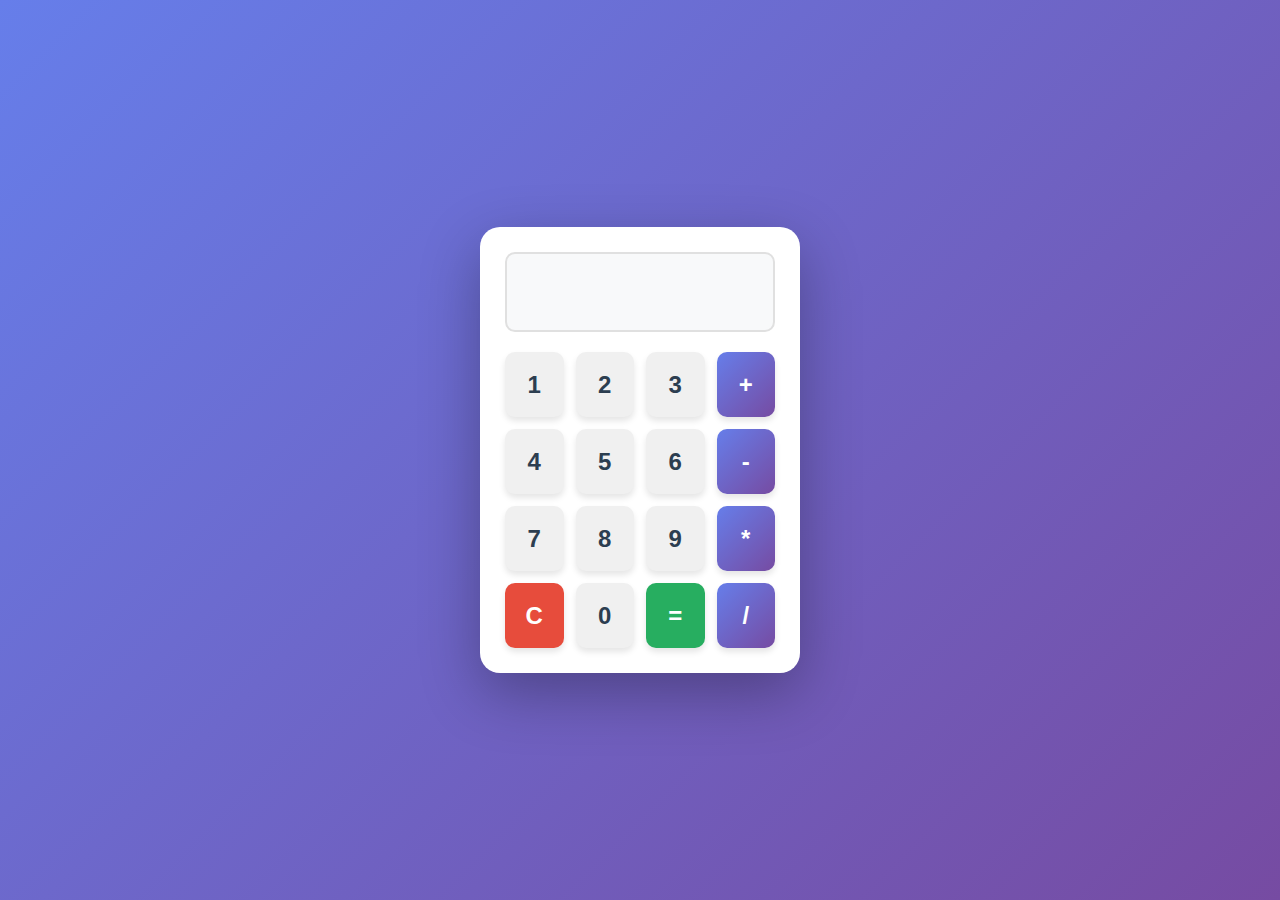
<file: calculator/index.html>
<!DOCTYPE html>
<html lang="en">
<head>
    <meta charset="UTF-8">
    <meta name="viewport" content="width=device-width, initial-scale=1.0">
    <title>calculator</title>
    <link rel="stylesheet" href="style.css">
</head>
<body>

    <div id = "calculator">
        <input id = "display" readonly   >
        <div id = "keys">
            <button onclick="showOne(1)"> 1 </button>
            <button onclick="showOne(2)"> 2 </button>
            <button onclick="showOne(3)"> 3 </button>
            <button onclick="showOne('+')"> + </button>
            <button onclick="showOne(4)"> 4 </button>
            <button onclick="showOne(5)"> 5 </button>
            <button onclick="showOne(6)"> 6 </button>
            <button onclick="showOne('-')"> - </button>
            <button onclick="showOne(7)"> 7 </button>
            <button onclick="showOne(8)"> 8 </button>
            <button onclick="showOne(9)"> 9 </button>
            <button onclick="showOne('*')"> * </button>
            <button onclick="clearDisplay()"> C </button>
            <button onclick="showOne(0)"> 0 </button>
            <button onclick="calculate()"> = </button>
            <button onclick="showOne('/')"> / </button>
        </div>
    </div>
    <script src="script.js"></script>
</body>
</html>
</file>
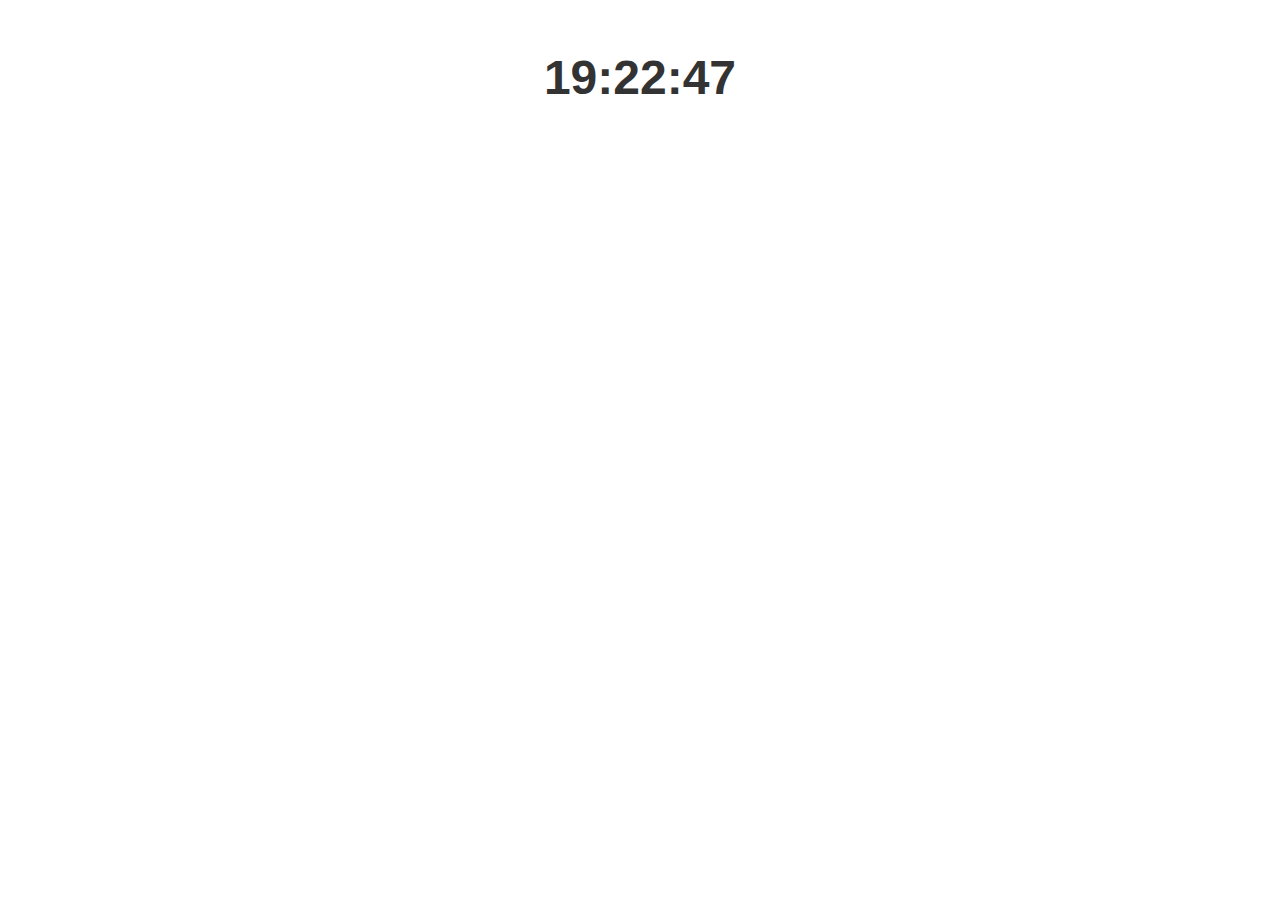
<file: Clock/index.html>
<!DOCTYPE html>
<html lang="en">
<head>
    <meta charset="UTF-8">
    <meta name="viewport" content="width=device-width, initial-scale=1.0">
    <title>Clock</title>
    <link rel="stylesheet" href="style.css">
</head>
<body>

    <h1 id="clock">00:00:00</h1>
    <script src="script.js"></script>
    
</body>
</html>
</file>
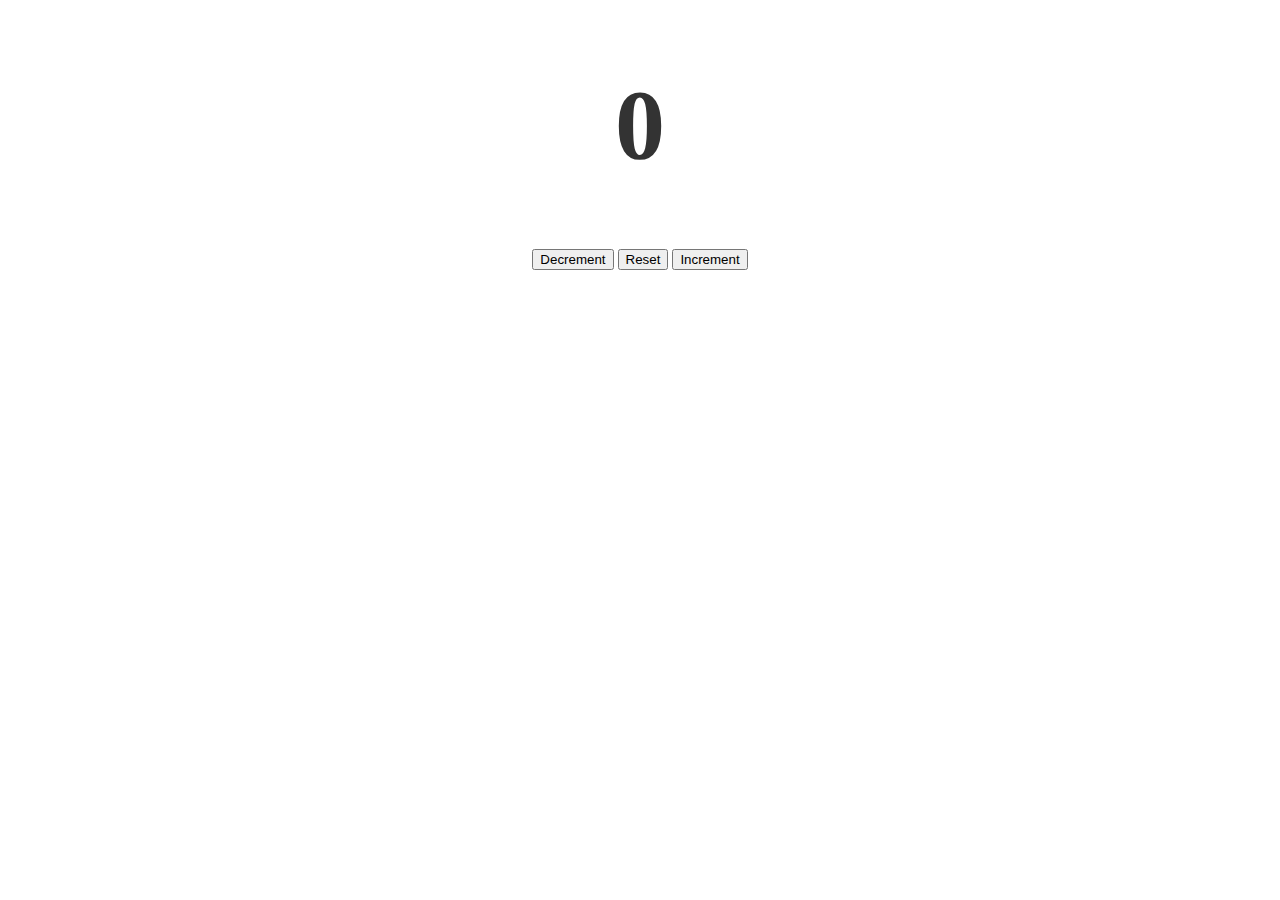
<file: counter_program/index.html>
<!DOCTYPE html>
<html lang="en">
<head>
    <meta charset="UTF-8">
    <meta name="viewport" content="width=device-width, initial-scale=1.0">
    <title>Counter Program</title>
    <link rel="stylesheet" href="style.css">
</head>
<body>
    <h1 id="counter"> 0 </h1>
    
    <button id="decrement">Decrement</button>
    <button id="reset">Reset</button>    
    <button id="increment">Increment</button>

    
    <script src="index.js"></script>
</body>
</html>
</file>
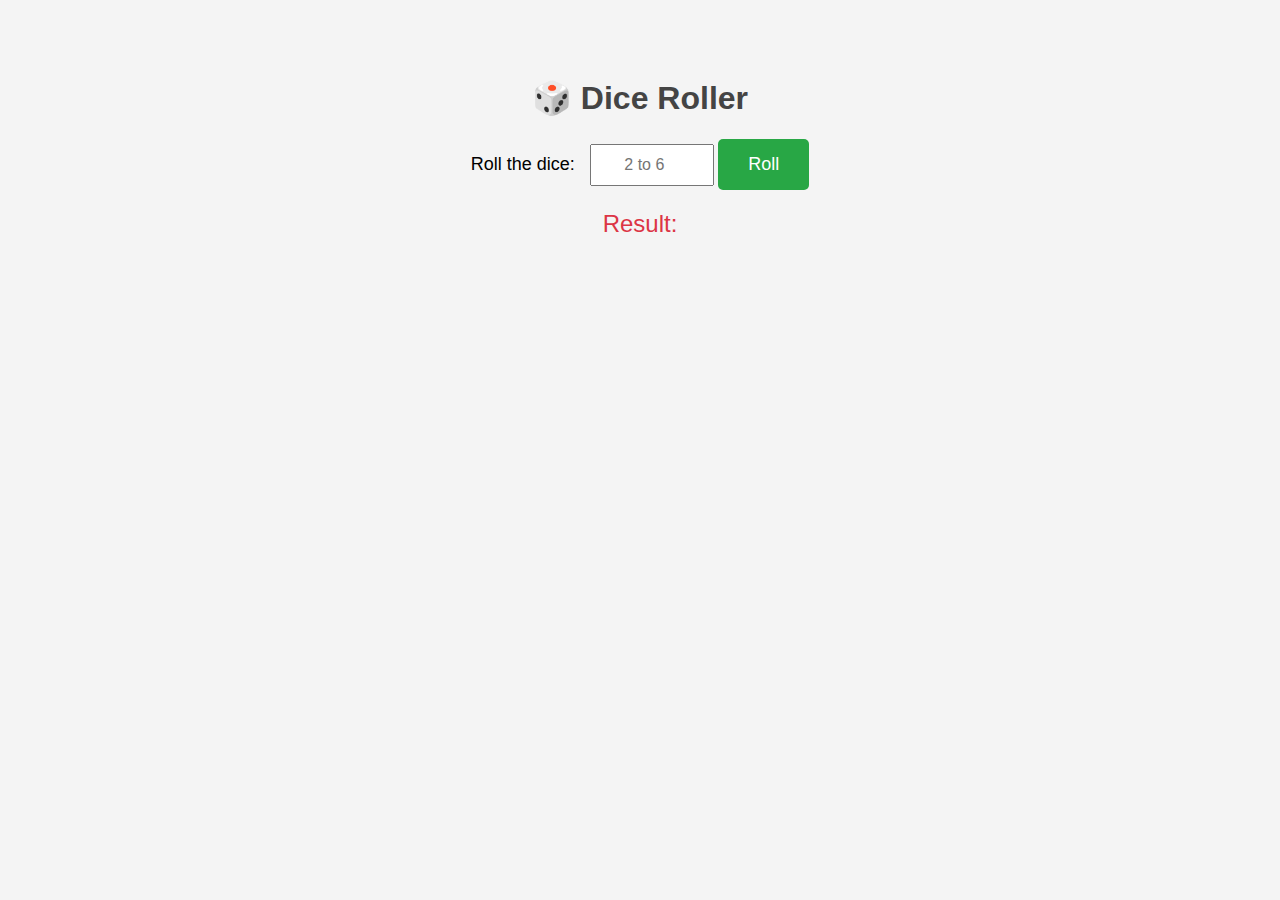
<file: dice_roller/index.html>
<!DOCTYPE html>
<html lang="en">
<head>
    <meta charset="UTF-8">
    <meta name="viewport" content="width=device-width, initial-scale=1.0">
    <title>Dice Roller</title>
    <link rel="stylesheet" href="style.css">
</head>
<body>
    <h1>🎲 Dice Roller</h1>
    <label for="numberOfDice"> Roll the dice: </label>
    <input type="number" id="numberOfDice" placeholder="2 to 6">
    <button id="rollBtn">Roll</button>
    <p id="result">Result: </p>
    <script src="script.js"></script>
</body>
</html>
</file>
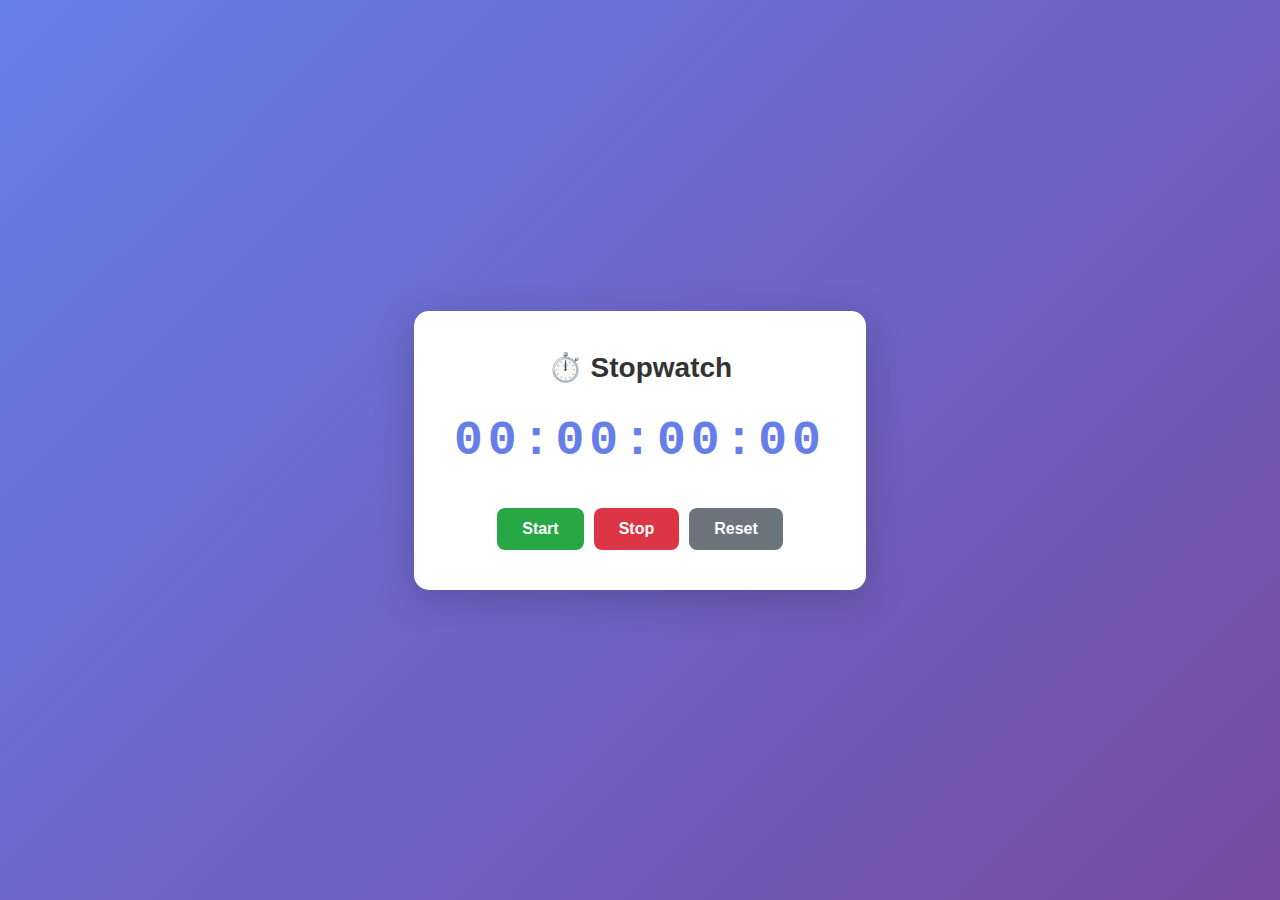
<file: stopwatch/index.html>
<!DOCTYPE html>
<html lang="en">
<head>
    <meta charset="UTF-8">
    <meta name="viewport" content="width=device-width, initial-scale=1.0">
    <title>Stopwatch</title>
    <link rel="stylesheet" href="style.css">
</head>
<body>
    <div class="container">
        <h1>⏱️ Stopwatch</h1>
        <div class="display" id="display">00:00:00:00</div>
        <div class="buttons">
            <button id="startBtn" class="btn start">Start</button>
            <button id="stopBtn" class="btn stop">Stop</button>
            <button id="resetBtn" class="btn reset">Reset</button>
        </div>
    </div>
    <script src="script.js"></script>
</body>
</html>
</file>
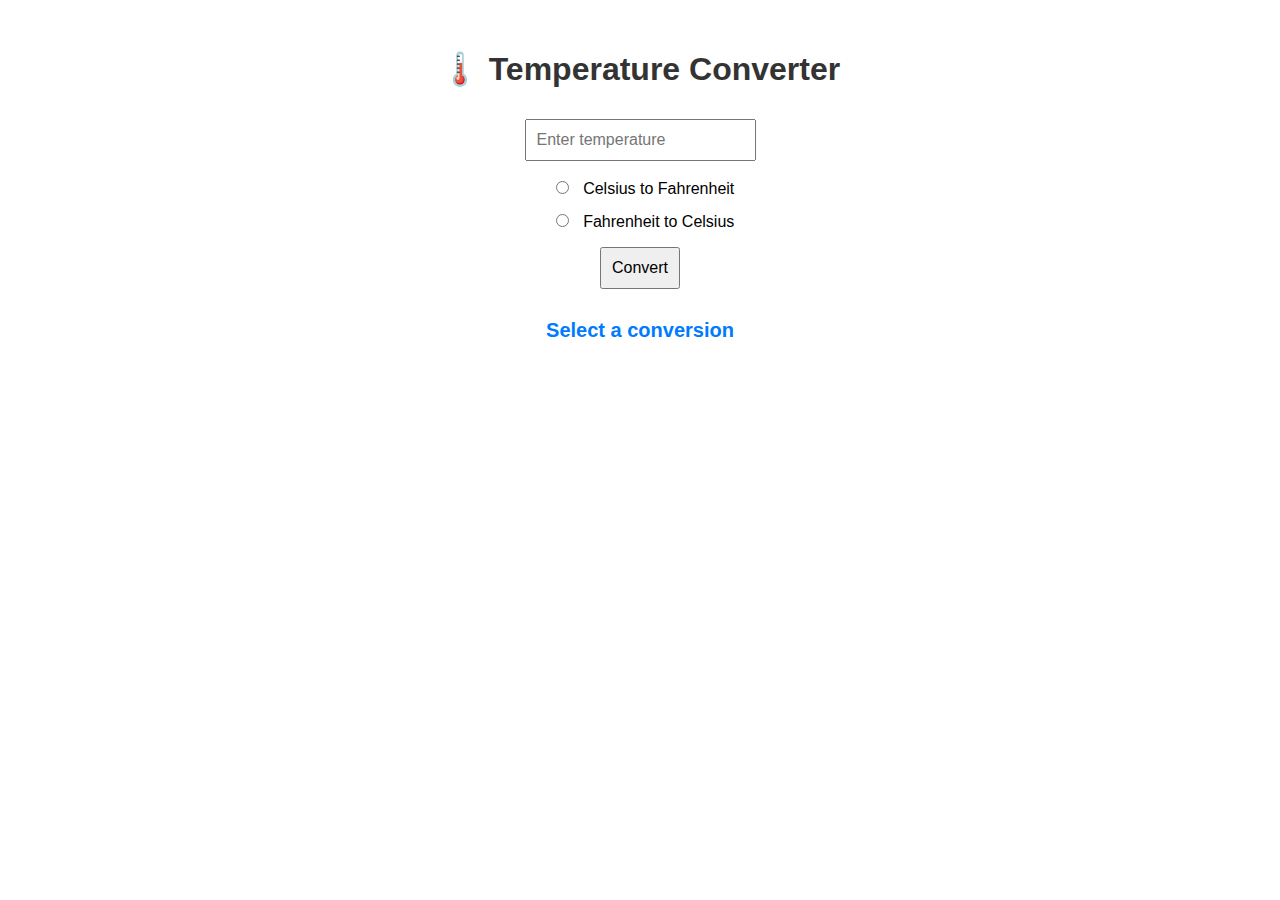
<file: Temperature_convert/index.html>
<!DOCTYPE html>
<html lang="en">
<head>
    <meta charset="UTF-8">
    <meta name="viewport" content="width=device-width, initial-scale=1.0">
    <title>Document</title>
    <link rel="stylesheet" href="style.css">
</head>
<body>
    <div class="container">
        <h1>🌡️ Temperature Converter</h1>
        <input type="text" id="temperature" placeholder="Enter temperature">
        
        <div class="radio-group">
            <div class="radio-option">
                <input type="radio" id="cToF" name="conversion" value="cToF">
                <label for="cToF">Celsius to Fahrenheit</label>
            </div>
            <div class="radio-option">
                <input type="radio" id="fToC" name="conversion" value="fToC">
                <label for="fToC">Fahrenheit to Celsius</label>
            </div>
        </div>
        
        <button id="convertBtn">Convert</button>
        <h2 id="result">Select a conversion</h2>
        
    </div>
    <script src="script.js"></script>
</body>
</html>
</file>
<file: calculator/style.css>
* {
    margin: 0;
    padding: 0;
    box-sizing: border-box;
}

body {
    font-family: 'Segoe UI', Tahoma, Geneva, Verdana, sans-serif;
    display: flex;
    justify-content: center;
    align-items: center;
    min-height: 100vh;
    background: linear-gradient(135deg, #667eea 0%, #764ba2 100%);
}

#calculator {
    background: #fff;
    border-radius: 20px;
    padding: 25px;
    box-shadow: 0 20px 60px rgba(0, 0, 0, 0.3);
    width: 320px;
}

#display {
    width: 100%;
    height: 80px;
    font-size: 2.5rem;
    text-align: right;
    padding: 15px;
    margin-bottom: 20px;
    border: 2px solid #e0e0e0;
    border-radius: 10px;
    background: #f8f9fa;
    color: #2c3e50;
    font-weight: 600;
    letter-spacing: 1px;
}

#keys {
    display: grid;
    grid-template-columns: repeat(4, 1fr);
    gap: 12px;
}

button {
    height: 65px;
    font-size: 1.5rem;
    border: none;
    border-radius: 10px;
    cursor: pointer;
    font-weight: 600;
    transition: all 0.2s ease;
    color: #2c3e50;
    background: #f0f0f0;
    box-shadow: 0 4px 6px rgba(0, 0, 0, 0.1);
}

button:hover {
    background: #e0e0e0;
    transform: translateY(-2px);
    box-shadow: 0 6px 12px rgba(0, 0, 0, 0.15);
}

button:active {
    transform: translateY(0);
    box-shadow: 0 2px 4px rgba(0, 0, 0, 0.1);
}

/* Operator buttons */
button:nth-child(4),
button:nth-child(8),
button:nth-child(12),
button:nth-child(16) {
    background: linear-gradient(135deg, #667eea 0%, #764ba2 100%);
    color: white;
}

button:nth-child(4):hover,
button:nth-child(8):hover,
button:nth-child(12):hover,
button:nth-child(16):hover {
    background: linear-gradient(135deg, #5568d3 0%, #65408b 100%);
}

/* Clear button */
button:nth-child(13) {
    background: #e74c3c;
    color: white;
}

button:nth-child(13):hover {
    background: #c0392b;
}

/* Equals button */
button:nth-child(15) {
    background: #27ae60;
    color: white;
}

button:nth-child(15):hover {
    background: #229954;
}
</file>
<file: Clock/style.css>
body {
    font-family: Arial, sans-serif;
    text-align: center;
    margin-top: 50px;
}

h1 {
    font-size: 48px;
    color: #333;
}

#clock {
    font-weight: bold;
}
</file>
<file: counter_program/style.css>
body {
    text-align: center;
}

h1 {
    font-size: 100px;
    color: #333;
}
</file>
<file: dice_roller/style.css>
body {
    font-family: 'Segoe UI', Tahoma, Geneva, Verdana, sans-serif;
    background-color: #f4f4f4;
    text-align: center;
    padding: 50px;
}

h1 {
    color: #444;
}

button {
    background-color: #28a745;
    color: white;
    border: none;
    padding: 15px 30px;
    font-size: 18px;
    cursor: pointer;
    border-radius: 5px;
}

button:hover {
    background-color: #218838;
}

#result {
    margin-top: 20px;
    font-size: 24px;
    color: #dc3545;
}

input {
    padding: 10px;
    font-size: 16px;
    width: 100px;
    text-align: center;
}

label {
    font-size: 18px;
    margin-right: 10px;
}

select {
    padding: 10px;
    font-size: 16px;
}
</file>
<file: stopwatch/style.css>
* {
    margin: 0;
    padding: 0;
    box-sizing: border-box;
}

body {
    font-family: Arial, sans-serif;
    background: linear-gradient(135deg, #667eea 0%, #764ba2 100%);
    min-height: 100vh;
    display: flex;
    justify-content: center;
    align-items: center;
}

.container {
    background: white;
    border-radius: 15px;
    padding: 40px;
    box-shadow: 0 10px 40px rgba(0, 0, 0, 0.2);
    text-align: center;
    min-width: 300px;
}

h1 {
    color: #333;
    margin-bottom: 30px;
    font-size: 28px;
}

.display {
    font-size: 48px;
    font-weight: bold;
    color: #667eea;
    margin-bottom: 40px;
    font-family: 'Courier New', monospace;
    letter-spacing: 5px;
}

.buttons {
    display: flex;
    gap: 10px;
    justify-content: center;
    flex-wrap: wrap;
}

.btn {
    padding: 12px 25px;
    font-size: 16px;
    border: none;
    border-radius: 8px;
    cursor: pointer;
    font-weight: bold;
    color: white;
    transition: transform 0.2s, box-shadow 0.2s;
}

.btn:hover {
    transform: translateY(-2px);
    box-shadow: 0 5px 15px rgba(0, 0, 0, 0.2);
}

.btn:active {
    transform: translateY(0);
}

.start {
    background-color: #28a745;
}

.stop {
    background-color: #dc3545;
}

.reset {
    background-color: #6c757d;
}
</file>
<file: Temperature_convert/style.css>
body { 
    font-family: Arial, sans-serif; 
    text-align: center; 
    margin-top: 50px; 
}

h1 {
    color: #333;
}

input, button {
    margin: 10px;
    padding: 10px;
    font-size: 16px;
}

#result {
    margin-top: 20px;
    font-size: 20px;
    color: #007BFF;
}
</file>
